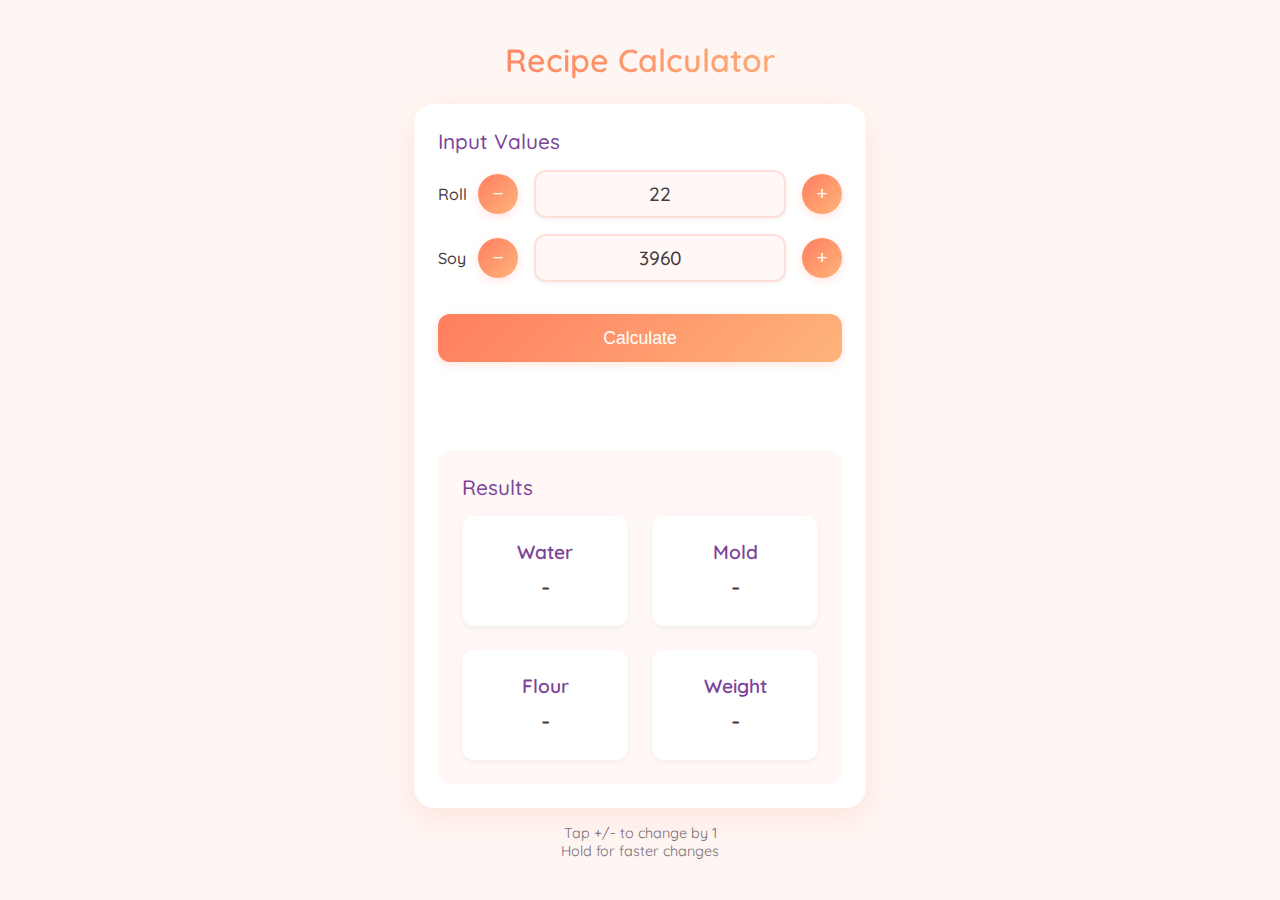
<file: index.html>
<!DOCTYPE html>
<html>
  <head>
    <meta charset="UTF-8" />
    <title>Redirecting...</title>
    <script>
      window.location.replace('ts.html');
    </script>
  </head>
  <body>
    <p>If you are not redirected automatically, <a href="ts.html">click here</a>.</p>
  </body>
</html>
</file>
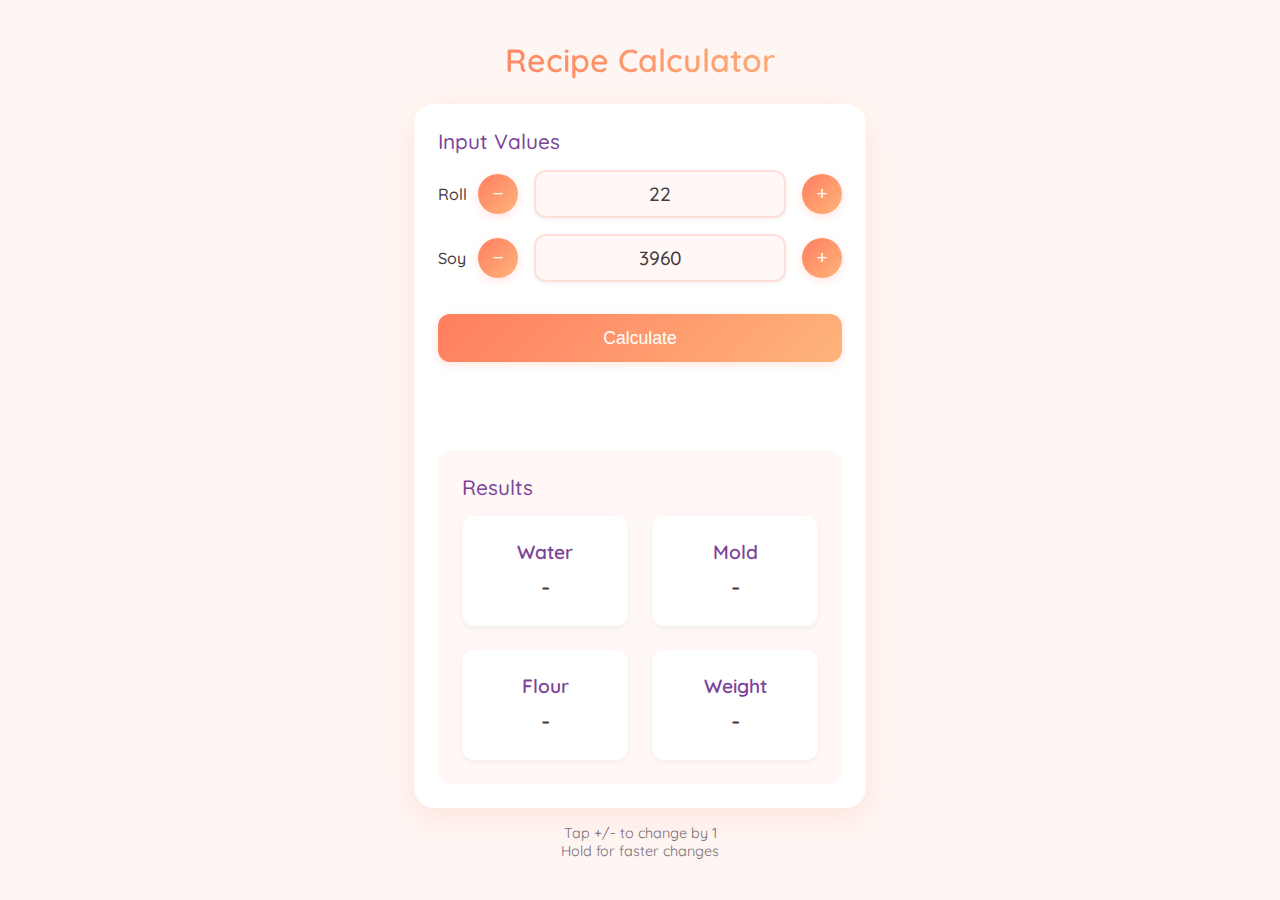
<file: ts-2.html>
<!DOCTYPE html>
<html lang="en">
<head>
    <meta charset="UTF-8">
    <meta name="viewport" content="width=device-width, initial-scale=1.0, maximum-scale=1.0, user-scalable=no">
    <title>Recipe Calculator</title>
    <link rel="stylesheet" href="assets/css/calculator.css">
    <link rel="preconnect" href="https://fonts.googleapis.com">
    <link rel="preconnect" href="https://fonts.gstatic.com" crossorigin>
    <link href="https://fonts.googleapis.com/css2?family=Quicksand:wght@400;500;600&display=swap" rel="stylesheet">
</head>
<body>
    <div class="app-container">
        <div class="app-header">
            <h1>Recipe Calculator</h1>
        </div>
        
        <div class="calculator-card">
            <div class="input-section">
                <h2>Input Values</h2>
                
                <div class="input-group">
                    <label for="roll-value">Roll</label>
                    <div class="number-control">
                        <button class="control-btn decrease" data-target="roll-value">−</button>
                        <input type="number" id="roll-value" class="number-input" value="22" min="1" step="1">
                        <button class="control-btn increase" data-target="roll-value">+</button>
                    </div>
                </div>
                
                <div class="input-group">
                    <label for="soy-value">Soy</label>
                    <div class="number-control">
                        <button class="control-btn decrease" data-target="soy-value">−</button>
                        <input type="number" id="soy-value" class="number-input" value="3960" min="1" step="1">
                        <button class="control-btn increase" data-target="soy-value">+</button>
                    </div>
                </div>
                
                <button id="calculate-btn" class="calculate-btn">Calculate</button>
            </div>
            
            <div class="output-section">
                <h2>Results</h2>
                
                <div class="result-grid">
                    <div class="result-item">
                        <div class="result-label">Water</div>
                        <div id="water-result" class="result-value">79</div>
                    </div>
                    
                    <div class="result-item">
                        <div class="result-label">Mold</div>
                        <div id="mold-result" class="result-value">17.60</div>
                    </div>
                    
                    <div class="result-item">
                        <div class="result-label">Flour</div>
                        <div id="flour-result" class="result-value">2640</div>
                    </div>
                    
                    <div class="result-item">
                        <div class="result-label">Weight</div>
                        <div id="weight-result" class="result-value">304</div>
                    </div>
                </div>
            </div>
        </div>
        
        <div class="app-footer">
            <p>Tap +/- to change by 1<br>Hold for faster changes</p>
        </div>
        <!-- Popup notification placeholder -->
        <div id="popup-notification" class="popup-notification" style="display:none"></div>
    </div>
    
    <script src="assets/js/ts-2.js"></script>
</body>
</html>
</file>
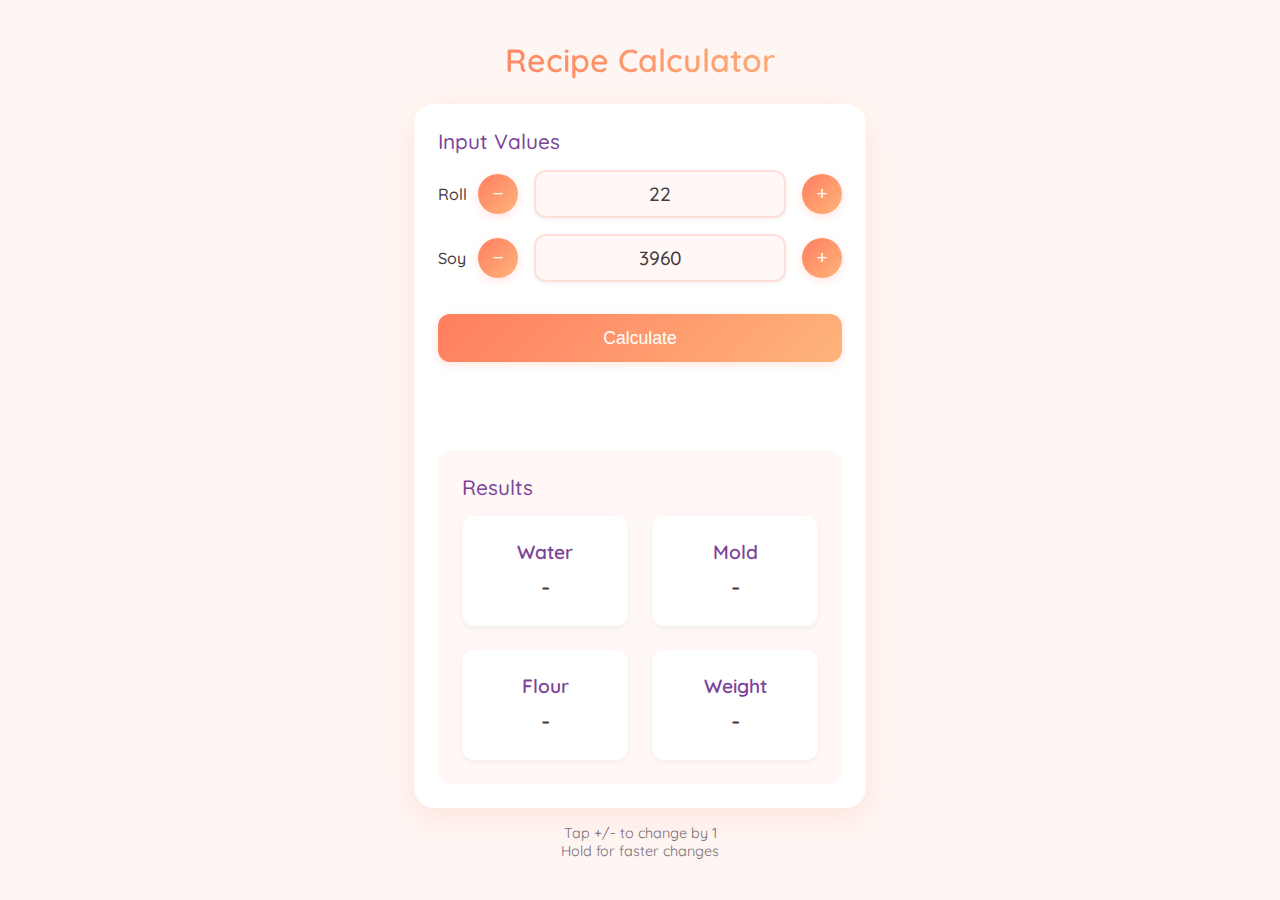
<file: ts-3.html>
<!DOCTYPE html>
<html lang="en">
<head>
    <meta charset="UTF-8">
    <meta name="viewport" content="width=device-width, initial-scale=1.0, maximum-scale=1.0, user-scalable=no">
    <title>Recipe Calculator</title>
    <link rel="stylesheet" href="assets/css/calculator.css">
    <link rel="preconnect" href="https://fonts.googleapis.com">
    <link rel="preconnect" href="https://fonts.gstatic.com" crossorigin>
    <link href="https://fonts.googleapis.com/css2?family=Quicksand:wght@400;500;600&display=swap" rel="stylesheet">
</head>
<body>
    <div class="app-container">
        <div class="app-header">
            <h1>Recipe Calculator</h1>
        </div>
        
        <div class="calculator-card">
            <div class="input-section">
                <h2>Input Values</h2>
                
                <div class="input-group">
                    <label for="roll-value">Roll</label>
                    <div class="number-control">
                        <button class="control-btn decrease" data-target="roll-value">−</button>
                        <input type="number" id="roll-value" class="number-input" value="22" min="1" step="1">
                        <button class="control-btn increase" data-target="roll-value">+</button>
                    </div>
                </div>
                
                <div class="input-group">
                    <label for="soy-value">Soy</label>
                    <div class="number-control">
                        <button class="control-btn decrease" data-target="soy-value">−</button>
                        <input type="number" id="soy-value" class="number-input" value="3960" min="1" step="1">
                        <button class="control-btn increase" data-target="soy-value">+</button>
                    </div>
                </div>
                
                <button id="calculate-btn" class="calculate-btn">Calculate</button>
            </div>
            
            <div class="output-section">
                <h2>Results</h2>
                
                <div class="result-grid">
                    <div class="result-item">
                        <div class="result-label">Water</div>
                        <div id="water-result" class="result-value">79</div>
                    </div>
                    
                    <div class="result-item">
                        <div class="result-label">Mold</div>
                        <div id="mold-result" class="result-value">17.60</div>
                    </div>
                    
                    <div class="result-item">
                        <div class="result-label">Flour</div>
                        <div id="flour-result" class="result-value">2640</div>
                    </div>
                    
                    <div class="result-item">
                        <div class="result-label">Weight</div>
                        <div id="weight-result" class="result-value">304</div>
                    </div>
                </div>
            </div>
        </div>
        
        <div class="app-footer">
            <p>Tap +/- to change by 1<br>Hold for faster changes</p>
        </div>
        <!-- Popup notification placeholder -->
        <div id="popup-notification" class="popup-notification" style="display:none"></div>
    </div>
    
    <script src="assets/js/ts-3.js"></script>
</body>
</html>
</file>
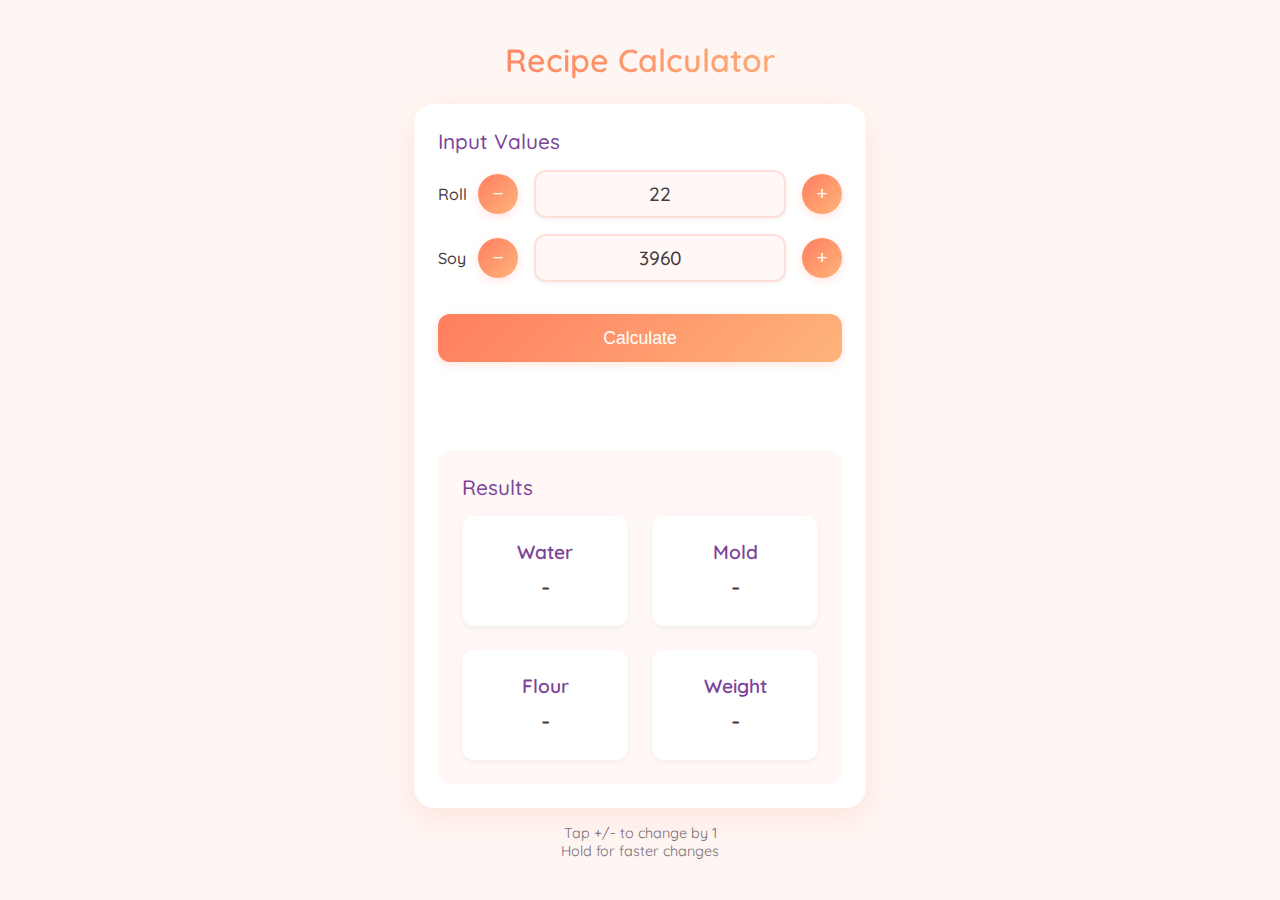
<file: ts.html>
<!DOCTYPE html>
<html lang="en">
<head>
    <meta charset="UTF-8">
    <meta name="viewport" content="width=device-width, initial-scale=1.0, maximum-scale=1.0, user-scalable=no">
    <title>Recipe Calculator</title>
    <link rel="stylesheet" href="assets/css/styles.css">
    <link rel="preconnect" href="https://fonts.googleapis.com">
    <link rel="preconnect" href="https://fonts.gstatic.com" crossorigin>
    <link href="https://fonts.googleapis.com/css2?family=Quicksand:wght@400;500;600&display=swap" rel="stylesheet">
</head>
<body>
    <div class="app-container">
        <div class="app-header">
            <h1>Recipe Calculator</h1>
        </div>
        
        <div class="calculator-card">
            <div class="input-section">
                <h2>Input Values</h2>
                
                <div class="input-group">
                    <label for="roll-value">Roll</label>
                    <div class="number-control">
                        <button class="control-btn decrease" data-target="roll-value">−</button>
                        <input type="number" id="roll-value" class="number-input" value="22" min="1" step="1">
                        <button class="control-btn increase" data-target="roll-value">+</button>
                    </div>
                </div>
                
                <div class="input-group">
                    <label for="soy-value">Soy</label>
                    <div class="number-control">
                        <button class="control-btn decrease" data-target="soy-value">−</button>
                        <input type="number" id="soy-value" class="number-input" value="3960" min="1" step="1">
                        <button class="control-btn increase" data-target="soy-value">+</button>
                    </div>
                </div>
                
                <button id="calculate-btn" class="calculate-btn">Calculate</button>
            </div>
            
            <div class="output-section">
                <h2>Results</h2>
                
                <div class="result-grid">
                    <div class="result-item">
                        <div class="result-label">Water</div>
                        <div id="water-result" class="result-value">79</div>
                    </div>
                    
                    <div class="result-item">
                        <div class="result-label">Mold</div>
                        <div id="mold-result" class="result-value">17.60</div>
                    </div>
                    
                    <div class="result-item">
                        <div class="result-label">Flour</div>
                        <div id="flour-result" class="result-value">2640</div>
                    </div>
                    
                    <div class="result-item">
                        <div class="result-label">Weight</div>
                        <div id="weight-result" class="result-value">304</div>
                    </div>
                </div>
            </div>
        </div>
        
        <div class="app-footer">
            <p>Tap +/- to change by 1<br>Hold for faster changes</p>
        </div>
        <!-- Popup notification placeholder -->
        <div id="popup-notification" class="popup-notification" style="display:none"></div>
    </div>
    
    <script src="assets/js/main.js"></script>
</body>
</html>
</file>
<file: assets/css/calculator.css>
/* CSS Variables */
:root {
    /* Color Palette - 60-30-10 rule */
    --primary-color: #ff7e5f;
    --secondary-color: #feb47b;
    --accent-color: #7b4397;
    /* Neutral colors */
    --bg-color: #fef6f3;
    --text-color: #433a3f;
    --light-text: #7a6c74;
    --card-bg: #ffffff;
    /* Shadows and effects */
    --card-shadow: 0 10px 30px rgba(255, 126, 95, 0.15);
    --input-shadow: 0 2px 5px rgba(0, 0, 0, 0.05);
    --button-shadow: 0 3px 10px rgba(255, 126, 95, 0.2);
    /* Spacing */
    --spacing-xs: 0.5rem;
    --spacing-sm: 1rem;
    --spacing-md: 1.5rem;
    --spacing-lg: 2rem;
    /* Border radius */
    --radius-sm: 8px;
    --radius-md: 12px;
    --radius-lg: 20px;
    /* Font */
    --font-family: 'Quicksand', sans-serif;
    --font-weight-normal: 400;
    --font-weight-medium: 500;
    --font-weight-bold: 600;
    /* Dynamic viewport height (will be set by JS) */
    --vh: 1vh;
}

* {
    margin: 0;
    padding: 0;
    box-sizing: border-box;
}

html, body {
    height: 100%;
    height: 100vh;
    height: calc(var(--vh, 1vh) * 100);
    overflow: hidden;
    font-family: var(--font-family);
    background-color: var(--bg-color);
    color: var(--text-color);
    -webkit-tap-highlight-color: transparent;
    -webkit-touch-callout: none;
    -webkit-user-select: none;
    user-select: none;
    font-size: 16px;
}

input {
    font-family: var(--font-family);
}

/* App Container */
.app-container {
    display: flex;
    flex-direction: column;
    height: 100%;
    max-width: 500px;
    margin: 0 auto;
    padding: var(--spacing-md);
}

/* Header */
.app-header {
    text-align: center;
    padding-top: var(--spacing-sm);
    padding-bottom: var(--spacing-sm);
    flex-shrink: 0;
}

.app-header h1 {
    font-weight: var(--font-weight-bold);
    font-size: 2rem;
    background: linear-gradient(to right, var(--primary-color), var(--secondary-color));
    -webkit-background-clip: text;
    background-clip: text;
    color: transparent;
    margin-bottom: var(--spacing-xs);
}

/* Calculator Card */
.calculator-card {
    background-color: var(--card-bg);
    border-radius: var(--radius-lg);
    box-shadow: var(--card-shadow);
    padding: var(--spacing-md);
    flex: 1;
    display: flex;
    flex-direction: column;
    justify-content: space-between;
    overflow: hidden;
    min-height: 0;
}

/* Input Section */
.input-section {
    margin-bottom: var(--spacing-md);
    flex-shrink: 0;
}

.input-section h2, .output-section h2 {
    font-size: 1.3rem;
    font-weight: var(--font-weight-medium);
    margin-bottom: var(--spacing-sm);
    color: var(--accent-color);
}

.input-group {
    display: flex;
    align-items: center;
    margin-bottom: var(--spacing-sm);
}

.input-group label {
    font-size: 1rem;
    font-weight: var(--font-weight-medium);
    width: 2.5rem;
    flex-shrink: 0;
}

.number-control {
    display: flex;
    align-items: center;
    width: calc(100% - 2.5rem);
    max-width: 100%;
}

.control-btn {
    width: 2.5rem;
    height: 2.5rem;
    border-radius: 50%;
    border: none;
    background: linear-gradient(135deg, var(--primary-color), var(--secondary-color));
    color: white;
    font-size: 1.2rem;
    display: flex;
    align-items: center;
    justify-content: center;
    cursor: pointer;
    box-shadow: var(--button-shadow);
    transition: transform 0.2s, box-shadow 0.2s;
    flex-shrink: 0;
    -webkit-tap-highlight-color: transparent;
    touch-action: manipulation;
}

.control-btn:active {
    transform: scale(0.95);
    box-shadow: 0 1px 5px rgba(255, 126, 95, 0.1);
}

.number-input {
    width: calc(100% - 6rem);
    height: 3rem;
    margin: 0 var(--spacing-sm);
    border-radius: var(--radius-md);
    border: 2px solid rgba(255, 126, 95, 0.2);
    background-color: rgba(255, 126, 95, 0.05);
    text-align: center;
    font-size: 1.2rem;
    font-weight: var(--font-weight-medium);
    color: var(--text-color);
    box-shadow: var(--input-shadow);
    -moz-appearance: textfield;
    min-width: 0;
    padding: 0 0.5rem;
}

/* Hide number input arrows */
.number-input::-webkit-outer-spin-button,
.number-input::-webkit-inner-spin-button {
    -webkit-appearance: none;
    margin: 0;
}

/* Calculate Button: animate only on tap/click */
.calculate-btn {
    width: 100%;
    height: 3rem;
    border-radius: var(--radius-md);
    border: none;
    background: linear-gradient(135deg, var(--primary-color), var(--secondary-color));
    color: white;
    font-size: 1.1rem;
    font-weight: var(--font-weight-medium);
    cursor: pointer;
    box-shadow: var(--button-shadow);
    transition: transform 0.21s, box-shadow 0.21s, filter 0.11s;
    margin-top: var(--spacing-sm);
    -webkit-tap-highlight-color: transparent;
    touch-action: manipulation;
}
.calculate-btn:active {
    transform: scale(0.98);
    box-shadow: 0 1px 5px rgba(255, 126, 95, 0.1);
}
/* Desktop-only hover/focus feedback, No animation */
@media (hover: hover) and (pointer: fine) {
    .calculate-btn:hover,
    .calculate-btn:focus {
        box-shadow: 0 4px 16px rgba(123, 67, 151, 0.1), var(--button-shadow);
        filter: brightness(1.03);
        animation: none !important;
    }
}

/* Output Section */
.output-section {
    background-color: rgba(255, 126, 95, 0.05);
    border-radius: var(--radius-md);
    padding: var(--spacing-md);
    flex-shrink: 0;
}

.result-grid {
    display: grid;
    grid-template-columns: repeat(2, 1fr);
    gap: var(--spacing-md);
}

.result-item {
    background-color: white;
    border-radius: var(--radius-md);
    padding: var(--spacing-md);
    box-shadow: var(--input-shadow);
    text-align: center;
    transition: transform 0.3s, box-shadow 0.3s;
}

.result-item:hover {
    transform: translateY(-3px);
    box-shadow: 0 5px 15px rgba(255, 126, 95, 0.1);
}

.result-label {
    font-size: 1.2rem;
    font-weight: var(--font-weight-bold);
    color: var(--accent-color);
    margin-bottom: var(--spacing-xs);
}

.result-value {
    font-size: 1.5rem;
    font-weight: var(--font-weight-medium);
}

/* Footer */
.app-footer {
    text-align: center;
    padding: var(--spacing-sm) 0;
    color: var(--light-text);
    font-size: 0.9rem;
    flex-shrink: 0;
}

/* --- Popup Notification for Invalid Input --- */
.popup-notification {
    position: fixed;
    left: 50%;
    top: 45%;
    transform: translate(-50%, -50%);
    background: rgba(40, 36, 49, 0.93);
    color: #fff;
    padding: 0.95em 1.7em;
    border-radius: 18px;
    font-size: 1.1rem;
    display: none;
    opacity: 0;
    z-index: 9999;
    transition: opacity 0.24s, transform 0.24s;
    text-align: center;
    pointer-events: none;
    font-weight: 500;
}
.popup-notification.show {
    display: block;
    opacity: 0.98;
    transform: translate(-50%, -50%) scale(1.03);
}
.popup-notification.fadeout {
    opacity: 0;
    transform: translate(-50%, -53%) scale(0.97);
    transition: opacity 0.45s, transform 0.45s;
}

/* --- Single Animation for Calculate Button (triggered by JS only) --- */
@keyframes singlepulse {
    0%   { transform: scale(1);}
    40%  { transform: scale(1.09);}
    55%  { transform: scale(1.04);}
    100% { transform: scale(1);}
}
.calculate-btn.single-pulse {
    animation: singlepulse 0.64s cubic-bezier(0.4, 0.15, 0.57, 1) 1;
}

/* Responsive adjustments */
@media (max-width: 400px) {
    .app-container {
        padding: var(--spacing-sm);
    }
    .calculator-card {
        padding: var(--spacing-sm);
    }
    .input-group label {
        width: 2rem;
    }
    .number-control {
        width: calc(100% - 2rem);
    }
    .control-btn {
        width: 2.2rem;
        height: 2.2rem;
    }
    .number-input {
        width: calc(100% - 5.4rem);
        margin: 0 0.5rem;
        font-size: 1rem;
    }
    .result-grid {
        gap: var(--spacing-sm);
    }
    .result-item {
        padding: var(--spacing-sm);
    }
    .result-label {
        font-size: 1rem;
    }
    .result-value {
        font-size: 1.2rem;
    }
    .popup-notification {
        font-size: 0.95rem;
        padding: 0.7em 1.2em;
    }
}
@media (max-height: 700px) {
    .app-header h1 {
        font-size: 1.8rem;
        margin-bottom: 0;
    }
    .calculator-card {
        padding: var(--spacing-sm);
    }
    .input-section h2, .output-section h2 {
        font-size: 1.1rem;
        margin-bottom: var(--spacing-xs);
    }
    .input-group {
        margin-bottom: var(--spacing-xs);
    }
    .calculate-btn {
        margin-top: var(--spacing-xs);
        height: 2.5rem;
    }
    .result-item {
        padding: var(--spacing-sm);
    }
}
@media (max-height: 600px) {
    .app-header {
        padding-top: var(--spacing-xs);
        padding-bottom: var(--spacing-xs);
    }
    .app-header h1 {
        font-size: 1.5rem;
    }
    .input-section h2, .output-section h2 {
        font-size: 1rem;
    }
    .result-grid {
        gap: var(--spacing-xs);
    }
    .result-item {
        padding: var(--spacing-xs);
    }
    .app-footer {
        padding: var(--spacing-xs) 0;
        font-size: 0.8rem;
    }
}
</file>
<file: assets/css/styles.css>
/* CSS Variables */
:root {
    /* Color Palette - 60-30-10 rule */
    --primary-color: #ff7e5f;
    --secondary-color: #feb47b;
    --accent-color: #7b4397;
    /* Neutral colors */
    --bg-color: #fef6f3;
    --text-color: #433a3f;
    --light-text: #7a6c74;
    --card-bg: #ffffff;
    /* Shadows and effects */
    --card-shadow: 0 10px 30px rgba(255, 126, 95, 0.15);
    --input-shadow: 0 2px 5px rgba(0, 0, 0, 0.05);
    --button-shadow: 0 3px 10px rgba(255, 126, 95, 0.2);
    /* Spacing */
    --spacing-xs: 0.5rem;
    --spacing-sm: 1rem;
    --spacing-md: 1.5rem;
    --spacing-lg: 2rem;
    /* Border radius */
    --radius-sm: 8px;
    --radius-md: 12px;
    --radius-lg: 20px;
    /* Font */
    --font-family: 'Quicksand', sans-serif;
    --font-weight-normal: 400;
    --font-weight-medium: 500;
    --font-weight-bold: 600;
    /* Dynamic viewport height (will be set by JS) */
    --vh: 1vh;
}

* {
    margin: 0;
    padding: 0;
    box-sizing: border-box;
}

html, body {
    height: 100%;
    height: 100vh;
    height: calc(var(--vh, 1vh) * 100);
    overflow: hidden;
    font-family: var(--font-family);
    background-color: var(--bg-color);
    color: var(--text-color);
    -webkit-tap-highlight-color: transparent;
    -webkit-touch-callout: none;
    -webkit-user-select: none;
    user-select: none;
    font-size: 16px;
}

input {
    font-family: var(--font-family);
}

/* App Container */
.app-container {
    display: flex;
    flex-direction: column;
    height: 100%;
    max-width: 500px;
    margin: 0 auto;
    padding: var(--spacing-md);
}

/* Header */
.app-header {
    text-align: center;
    padding-top: var(--spacing-sm);
    padding-bottom: var(--spacing-sm);
    flex-shrink: 0;
}

.app-header h1 {
    font-weight: var(--font-weight-bold);
    font-size: 2rem;
    background: linear-gradient(to right, var(--primary-color), var(--secondary-color));
    -webkit-background-clip: text;
    background-clip: text;
    color: transparent;
    margin-bottom: var(--spacing-xs);
}

/* Calculator Card */
.calculator-card {
    background-color: var(--card-bg);
    border-radius: var(--radius-lg);
    box-shadow: var(--card-shadow);
    padding: var(--spacing-md);
    flex: 1;
    display: flex;
    flex-direction: column;
    justify-content: space-between;
    overflow: hidden;
    min-height: 0;
}

/* Input Section */
.input-section {
    margin-bottom: var(--spacing-md);
    flex-shrink: 0;
}

.input-section h2, .output-section h2 {
    font-size: 1.3rem;
    font-weight: var(--font-weight-medium);
    margin-bottom: var(--spacing-sm);
    color: var(--accent-color);
}

.input-group {
    display: flex;
    align-items: center;
    margin-bottom: var(--spacing-sm);
}

.input-group label {
    font-size: 1rem;
    font-weight: var(--font-weight-medium);
    width: 2.5rem;
    flex-shrink: 0;
}

.number-control {
    display: flex;
    align-items: center;
    width: calc(100% - 2.5rem);
    max-width: 100%;
}

.control-btn {
    width: 2.5rem;
    height: 2.5rem;
    border-radius: 50%;
    border: none;
    background: linear-gradient(135deg, var(--primary-color), var(--secondary-color));
    color: white;
    font-size: 1.2rem;
    display: flex;
    align-items: center;
    justify-content: center;
    cursor: pointer;
    box-shadow: var(--button-shadow);
    transition: transform 0.2s, box-shadow 0.2s;
    flex-shrink: 0;
    -webkit-tap-highlight-color: transparent;
    touch-action: manipulation;
}

.control-btn:active {
    transform: scale(0.95);
    box-shadow: 0 1px 5px rgba(255, 126, 95, 0.1);
}

.number-input {
    width: calc(100% - 6rem);
    height: 3rem;
    margin: 0 var(--spacing-sm);
    border-radius: var(--radius-md);
    border: 2px solid rgba(255, 126, 95, 0.2);
    background-color: rgba(255, 126, 95, 0.05);
    text-align: center;
    font-size: 1.2rem;
    font-weight: var(--font-weight-medium);
    color: var(--text-color);
    box-shadow: var(--input-shadow);
    -moz-appearance: textfield;
    min-width: 0;
    padding: 0 0.5rem;
}

/* Hide number input arrows */
.number-input::-webkit-outer-spin-button,
.number-input::-webkit-inner-spin-button {
    -webkit-appearance: none;
    margin: 0;
}

/* Calculate Button: animate only on tap/click */
.calculate-btn {
    width: 100%;
    height: 3rem;
    border-radius: var(--radius-md);
    border: none;
    background: linear-gradient(135deg, var(--primary-color), var(--secondary-color));
    color: white;
    font-size: 1.1rem;
    font-weight: var(--font-weight-medium);
    cursor: pointer;
    box-shadow: var(--button-shadow);
    transition: transform 0.21s, box-shadow 0.21s, filter 0.11s;
    margin-top: var(--spacing-sm);
    -webkit-tap-highlight-color: transparent;
    touch-action: manipulation;
}
.calculate-btn:active {
    transform: scale(0.98);
    box-shadow: 0 1px 5px rgba(255, 126, 95, 0.1);
}
/* Desktop-only hover/focus feedback, No animation */
@media (hover: hover) and (pointer: fine) {
    .calculate-btn:hover,
    .calculate-btn:focus {
        box-shadow: 0 4px 16px rgba(123, 67, 151, 0.1), var(--button-shadow);
        filter: brightness(1.03);
        animation: none !important;
    }
}

/* Output Section */
.output-section {
    background-color: rgba(255, 126, 95, 0.05);
    border-radius: var(--radius-md);
    padding: var(--spacing-md);
    flex-shrink: 0;
}

.result-grid {
    display: grid;
    grid-template-columns: repeat(2, 1fr);
    gap: var(--spacing-md);
}

.result-item {
    background-color: white;
    border-radius: var(--radius-md);
    padding: var(--spacing-md);
    box-shadow: var(--input-shadow);
    text-align: center;
    transition: transform 0.3s, box-shadow 0.3s;
}

.result-item:hover {
    transform: translateY(-3px);
    box-shadow: 0 5px 15px rgba(255, 126, 95, 0.1);
}

.result-label {
    font-size: 1.2rem;
    font-weight: var(--font-weight-bold);
    color: var(--accent-color);
    margin-bottom: var(--spacing-xs);
}

.result-value {
    font-size: 1.5rem;
    font-weight: var(--font-weight-medium);
}

/* Footer */
.app-footer {
    text-align: center;
    padding: var(--spacing-sm) 0;
    color: var(--light-text);
    font-size: 0.9rem;
    flex-shrink: 0;
}

/* --- Popup Notification for Invalid Input --- */
.popup-notification {
    position: fixed;
    left: 50%;
    top: 45%;
    transform: translate(-50%, -50%);
    background: rgba(40, 36, 49, 0.93);
    color: #fff;
    padding: 0.95em 1.7em;
    border-radius: 18px;
    font-size: 1.1rem;
    display: none;
    opacity: 0;
    z-index: 9999;
    transition: opacity 0.24s, transform 0.24s;
    text-align: center;
    pointer-events: none;
    font-weight: 500;
}
.popup-notification.show {
    display: block;
    opacity: 0.98;
    transform: translate(-50%, -50%) scale(1.03);
}
.popup-notification.fadeout {
    opacity: 0;
    transform: translate(-50%, -53%) scale(0.97);
    transition: opacity 0.45s, transform 0.45s;
}

/* --- Single Animation for Calculate Button (triggered by JS only) --- */
@keyframes singlepulse {
    0%   { transform: scale(1);}
    40%  { transform: scale(1.09);}
    55%  { transform: scale(1.04);}
    100% { transform: scale(1);}
}
.calculate-btn.single-pulse {
    animation: singlepulse 0.64s cubic-bezier(0.4, 0.15, 0.57, 1) 1;
}

/* Responsive adjustments */
@media (max-width: 400px) {
    .app-container {
        padding: var(--spacing-sm);
    }
    .calculator-card {
        padding: var(--spacing-sm);
    }
    .input-group label {
        width: 2rem;
    }
    .number-control {
        width: calc(100% - 2rem);
    }
    .control-btn {
        width: 2.2rem;
        height: 2.2rem;
    }
    .number-input {
        width: calc(100% - 5.4rem);
        margin: 0 0.5rem;
        font-size: 1rem;
    }
    .result-grid {
        gap: var(--spacing-sm);
    }
    .result-item {
        padding: var(--spacing-sm);
    }
    .result-label {
        font-size: 1rem;
    }
    .result-value {
        font-size: 1.2rem;
    }
    .popup-notification {
        font-size: 0.95rem;
        padding: 0.7em 1.2em;
    }
}
@media (max-height: 700px) {
    .app-header h1 {
        font-size: 1.8rem;
        margin-bottom: 0;
    }
    .calculator-card {
        padding: var(--spacing-sm);
    }
    .input-section h2, .output-section h2 {
        font-size: 1.1rem;
        margin-bottom: var(--spacing-xs);
    }
    .input-group {
        margin-bottom: var(--spacing-xs);
    }
    .calculate-btn {
        margin-top: var(--spacing-xs);
        height: 2.5rem;
    }
    .result-item {
        padding: var(--spacing-sm);
    }
}
@media (max-height: 600px) {
    .app-header {
        padding-top: var(--spacing-xs);
        padding-bottom: var(--spacing-xs);
    }
    .app-header h1 {
        font-size: 1.5rem;
    }
    .input-section h2, .output-section h2 {
        font-size: 1rem;
    }
    .result-grid {
        gap: var(--spacing-xs);
    }
    .result-item {
        padding: var(--spacing-xs);
    }
    .app-footer {
        padding: var(--spacing-xs) 0;
        font-size: 0.8rem;
    }
}
</file>
